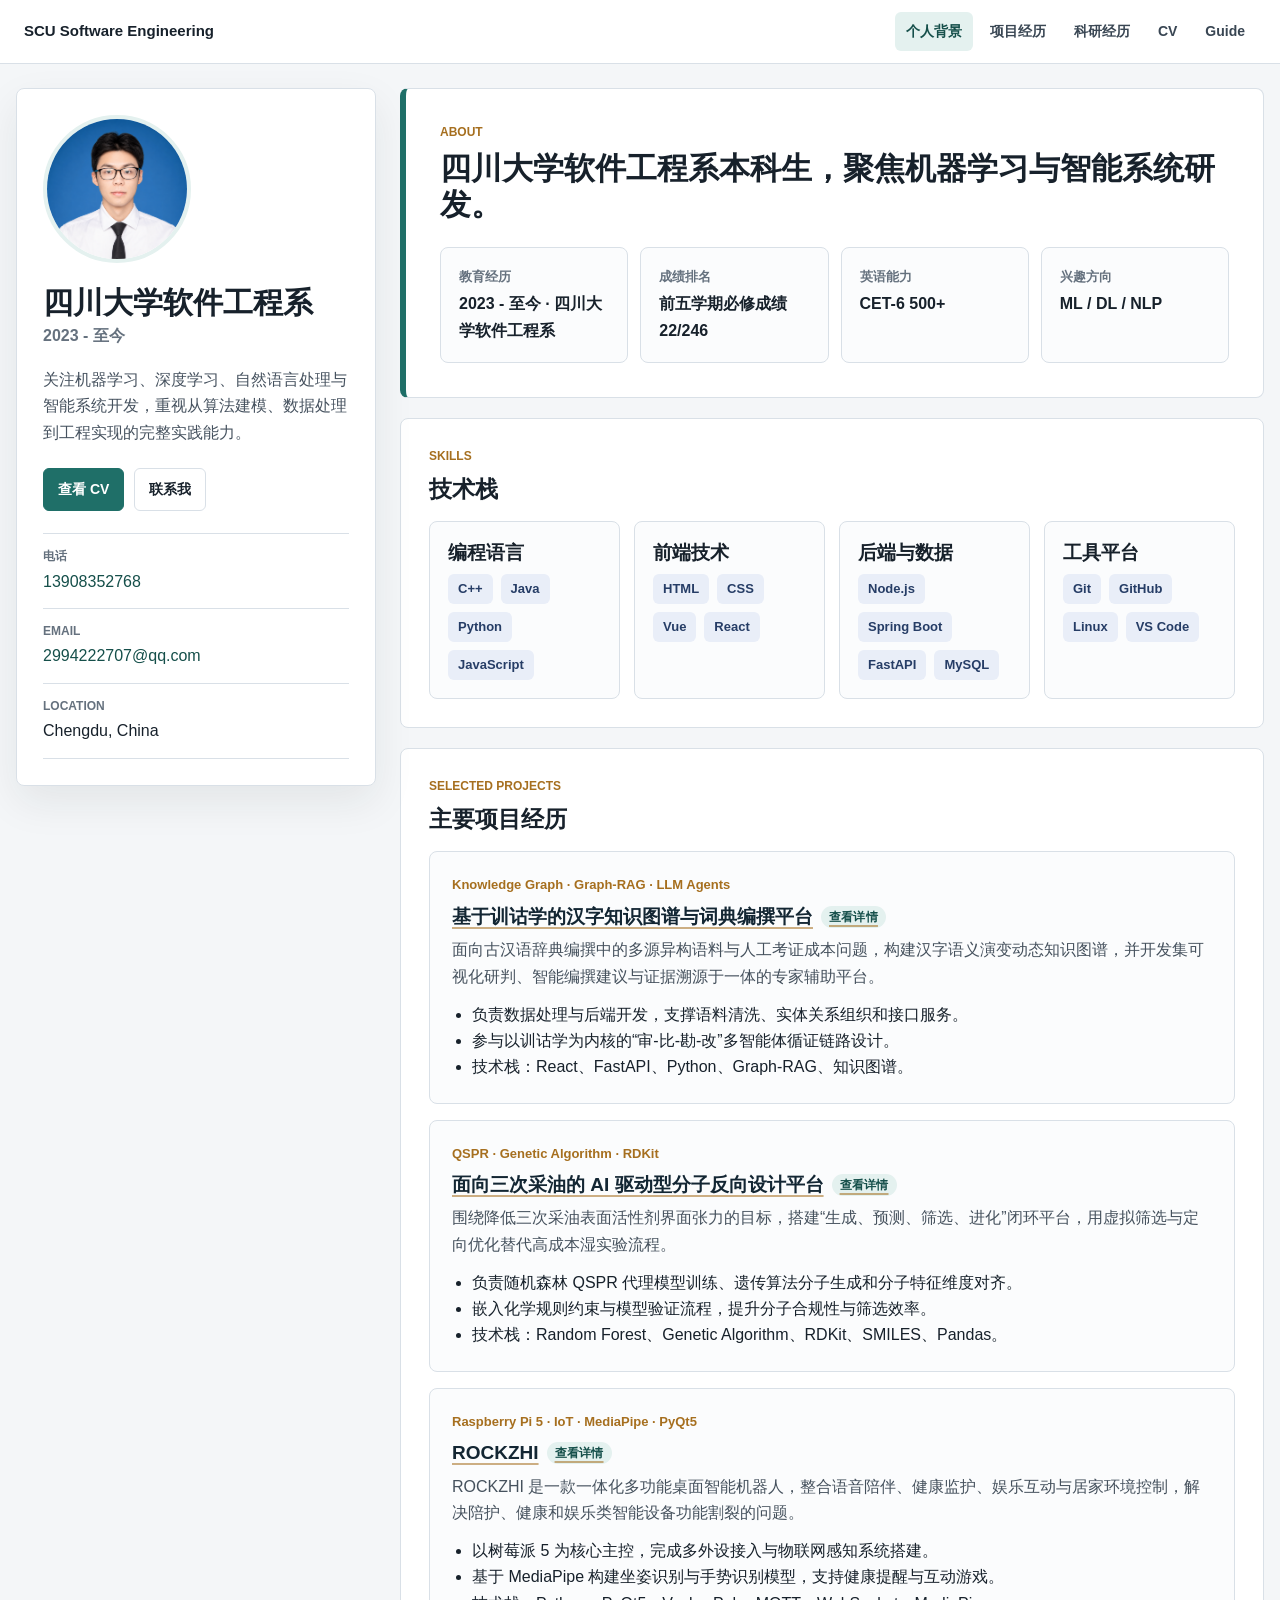
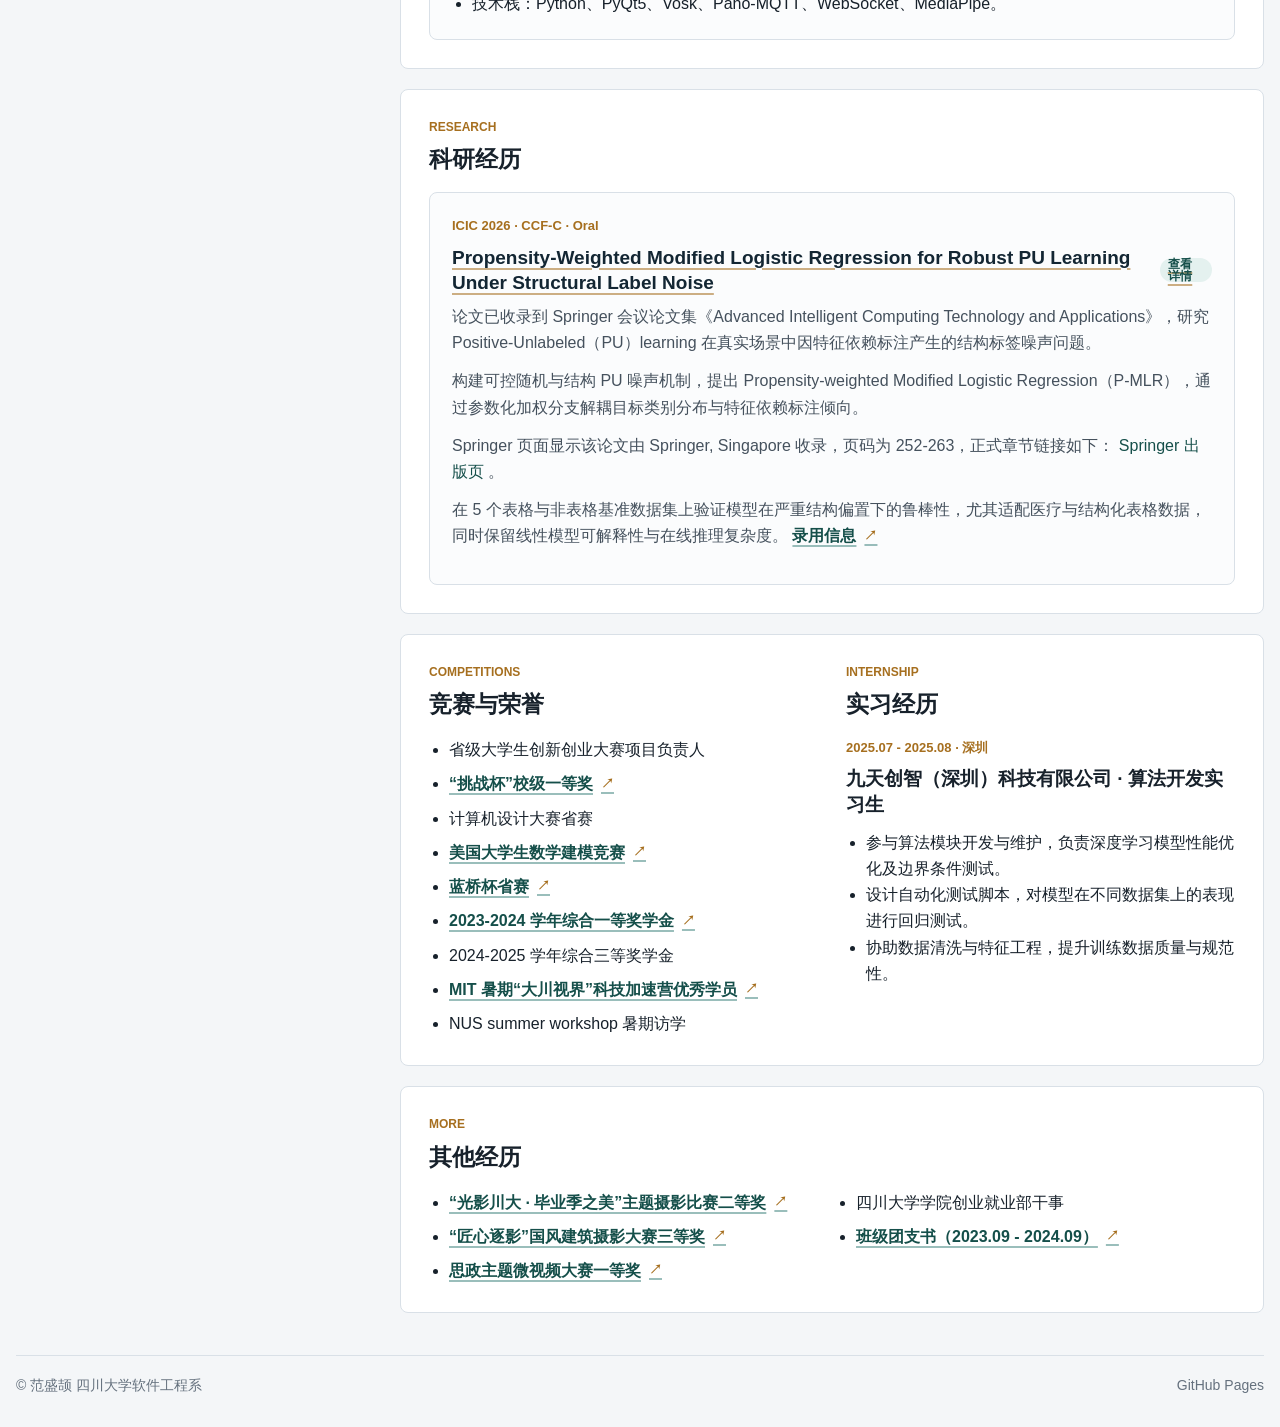
<file: index.html>
<!doctype html>
<html lang="zh-CN">
  <head>
    <meta charset="utf-8">
    <meta name="viewport" content="width=device-width, initial-scale=1">
    <title>四川大学软件工程本科生 | 个人主页</title>
    <meta
      name="description"
      content="四川大学软件工程本科生个人主页，展示项目经历、科研经历、技术栈、竞赛荣誉与简历。"
    >
    <link rel="stylesheet" href="assets/styles.css">
  </head>
  <body>
    <header class="site-header">
      <a class="brand" href="#background">SCU Software Engineering</a>
      <button class="nav-toggle" type="button" aria-label="打开导航" aria-expanded="false">
        <span></span>
        <span></span>
        <span></span>
      </button>
      <nav class="site-nav" aria-label="主导航">
        <a href="#background" data-section-link="background">个人背景</a>
        <a href="#projects" data-section-link="projects">项目经历</a>
        <a href="#research" data-section-link="research">科研经历</a>
        <a href="cv.html">CV</a>
        <a href="guide.html">Guide</a>
      </nav>
    </header>

    <main id="home" class="page-shell">
      <aside class="profile-panel" aria-label="个人信息">
        <img class="avatar" src="assets/avatar.jpeg" alt="个人照片">
        <h1>四川大学软件工程系</h1>
        <p class="school">2023 - 至今</p>
        <p class="bio">
          关注机器学习、深度学习、自然语言处理与智能系统开发，重视从算法建模、数据处理到工程实现的完整实践能力。
        </p>
        <div class="profile-actions">
          <a class="button primary" href="cv.html">查看 CV</a>
          <a class="button" href="mailto:2994222707@qq.com">联系我</a>
        </div>
        <dl class="contact-list">
          <div>
            <dt>电话</dt>
            <dd><a href="tel:13908352768">13908352768</a></dd>
          </div>
          <div>
            <dt>Email</dt>
            <dd><a href="mailto:2994222707@qq.com">2994222707@qq.com</a></dd>
          </div>
          <div>
            <dt>Location</dt>
            <dd>Chengdu, China</dd>
          </div>
        </dl>
      </aside>

      <section class="content-flow">
        <section id="background" class="section hero-section">
          <p class="eyebrow">About</p>
          <h2>四川大学软件工程系本科生，聚焦机器学习与智能系统研发。</h2>
          <div class="quick-facts" aria-label="关键背景">
            <div>
              <strong>教育经历</strong>
              <span>2023 - 至今 · 四川大学软件工程系</span>
            </div>
            <div>
              <strong>成绩排名</strong>
              <span>前五学期必修成绩 22/246</span>
            </div>
            <div>
              <strong>英语能力</strong>
              <span>CET-6 500+</span>
            </div>
            <div>
              <strong>兴趣方向</strong>
              <span>ML / DL / NLP</span>
            </div>
          </div>
        </section>

        <section class="section">
          <div class="section-heading">
            <p class="eyebrow">Skills</p>
            <h2>技术栈</h2>
          </div>
          <div class="skill-groups">
            <article>
              <h3>编程语言</h3>
              <div class="tags">
                <span>C++</span>
                <span>Java</span>
                <span>Python</span>
                <span>JavaScript</span>
              </div>
            </article>
            <article>
              <h3>前端技术</h3>
              <div class="tags">
                <span>HTML</span>
                <span>CSS</span>
                <span>Vue</span>
                <span>React</span>
              </div>
            </article>
            <article>
              <h3>后端与数据</h3>
              <div class="tags">
                <span>Node.js</span>
                <span>Spring Boot</span>
                <span>FastAPI</span>
                <span>MySQL</span>
              </div>
            </article>
            <article>
              <h3>工具平台</h3>
              <div class="tags">
                <span>Git</span>
                <span>GitHub</span>
                <span>Linux</span>
                <span>VS Code</span>
              </div>
            </article>
          </div>
        </section>

        <section id="projects" class="section">
          <div class="section-heading">
            <p class="eyebrow">Selected Projects</p>
            <h2>主要项目经历</h2>
          </div>
          <div class="project-list">
            <article class="project-card">
              <div class="item-meta">Knowledge Graph · Graph-RAG · LLM Agents</div>
              <h3>
                <button type="button" class="inline-trigger title-trigger" data-detail-target="lexicography-detail">
                  基于训诂学的汉字知识图谱与词典编撰平台
                </button>
              </h3>
              <p>
                面向古汉语辞典编撰中的多源异构语料与人工考证成本问题，构建汉字语义演变动态知识图谱，并开发集可视化研判、智能编撰建议与证据溯源于一体的专家辅助平台。
              </p>
              <ul>
                <li>负责数据处理与后端开发，支撑语料清洗、实体关系组织和接口服务。</li>
                <li>参与以训诂学为内核的“审-比-勘-改”多智能体循证链路设计。</li>
                <li>技术栈：React、FastAPI、Python、Graph-RAG、知识图谱。</li>
              </ul>
            </article>

            <article class="project-card">
              <div class="item-meta">QSPR · Genetic Algorithm · RDKit</div>
              <h3>
                <button type="button" class="inline-trigger title-trigger" data-detail-target="eor-detail">
                  面向三次采油的 AI 驱动型分子反向设计平台
                </button>
              </h3>
              <p>
                围绕降低三次采油表面活性剂界面张力的目标，搭建“生成、预测、筛选、进化”闭环平台，用虚拟筛选与定向优化替代高成本湿实验流程。
              </p>
              <ul>
                <li>负责随机森林 QSPR 代理模型训练、遗传算法分子生成和分子特征维度对齐。</li>
                <li>嵌入化学规则约束与模型验证流程，提升分子合规性与筛选效率。</li>
                <li>技术栈：Random Forest、Genetic Algorithm、RDKit、SMILES、Pandas。</li>
              </ul>
            </article>

            <article class="project-card">
              <div class="item-meta">Raspberry Pi 5 · IoT · MediaPipe · PyQt5</div>
              <h3>
                <button type="button" class="inline-trigger title-trigger" data-detail-target="rockzhi-detail">
                  ROCKZHI
                </button>
              </h3>
              <p>
                ROCKZHI 是一款一体化多功能桌面智能机器人，整合语音陪伴、健康监护、娱乐互动与居家环境控制，解决陪护、健康和娱乐类智能设备功能割裂的问题。
              </p>
              <ul>
                <li>以树莓派 5 为核心主控，完成多外设接入与物联网感知系统搭建。</li>
                <li>基于 MediaPipe 构建坐姿识别与手势识别模型，支持健康提醒与互动游戏。</li>
                <li>技术栈：Python、PyQt5、Vosk、Paho-MQTT、WebSocket、MediaPipe。</li>
              </ul>
            </article>
          </div>
        </section>

        <section id="research" class="section">
          <div class="section-heading">
            <p class="eyebrow">Research</p>
            <h2>科研经历</h2>
          </div>
          <article class="timeline-item">
            <div class="item-date">ICIC 2026 · CCF-C · Oral</div>
            <h3>
              <button type="button" class="inline-trigger title-trigger" data-detail-target="pu-learning-detail">
                Propensity-Weighted Modified Logistic Regression for Robust PU Learning Under Structural Label Noise
              </button>
            </h3>
            <p>
              论文已收录到 Springer 会议论文集《Advanced Intelligent Computing Technology and Applications》，研究 Positive-Unlabeled（PU）learning 在真实场景中因特征依赖标注产生的结构标签噪声问题。
            </p>
            <p>
              构建可控随机与结构 PU 噪声机制，提出 Propensity-weighted Modified Logistic Regression（P-MLR），通过参数化加权分支解耦目标类别分布与特征依赖标注倾向。
            </p>
            <p>
              Springer 页面显示该论文由 Springer, Singapore 收录，页码为 252-263，正式章节链接如下：
              <a
                href="https://link.springer.com/chapter/10.1007/978-981-92-3450-9_21"
                target="_blank"
                rel="noreferrer"
              >
                Springer 出版页
              </a>
              。
            </p>
            <p>
              在 5 个表格与非表格基准数据集上验证模型在严重结构偏置下的鲁棒性，尤其适配医疗与结构化表格数据，同时保留线性模型可解释性与在线推理复杂度。
              <button
                type="button"
                class="inline-trigger"
                data-preview-src="Propensity-Weighted Modified Logistic Regression for Robust PU Learning under Structural Label Noise/Decision Notification.pdf"
                data-preview-type="pdf"
                data-preview-title="ICIC 2026 录用通知"
                data-preview-caption="录用通知确认该论文为 ICIC 2026 Oral，会议整体录用率低于 40%。"
              >
                录用信息
              </button>
            </p>
          </article>
        </section>

        <section class="section two-column">
          <div>
            <div class="section-heading">
              <p class="eyebrow">Competitions</p>
              <h2>竞赛与荣誉</h2>
            </div>
            <ul class="compact-list">
              <li>省级大学生创新创业大赛项目负责人</li>
              <li>
                <button
                  type="button"
                  class="inline-trigger"
                  data-preview-src="证书/小挑证书.pdf"
                  data-preview-type="pdf"
                  data-preview-title="“挑战杯”校级一等奖"
                  data-preview-caption="对应证书材料已收录，可在弹框中预览。"
                >
                  “挑战杯”校级一等奖
                </button>
              </li>
              <li>计算机设计大赛省赛</li>
              <li>
                <button
                  type="button"
                  class="inline-trigger"
                  data-preview-src="证书/数模美赛.pdf"
                  data-preview-type="pdf"
                  data-preview-title="美国大学生数学建模竞赛"
                  data-preview-caption="数模美赛材料已收录，可在弹框中预览。"
                >
                  美国大学生数学建模竞赛
                </button>
              </li>
              <li>
                <button
                  type="button"
                  class="inline-trigger"
                  data-preview-src="证书/省赛_软件赛_PythonA组_三等奖_范盛颉_1732001917_2731697.jpg"
                  data-preview-type="image"
                  data-preview-title="蓝桥杯省赛"
                  data-preview-caption="第十七届蓝桥杯全国大学生软件和信息技术大赛 Python 程序设计大学 A 组四川赛区三等奖。"
                >
                  蓝桥杯省赛
                </button>
              </li>
              <li>
                <button
                  type="button"
                  class="inline-trigger"
                  data-preview-src="证书/综一奖学金.jpg"
                  data-preview-type="image"
                  data-preview-title="2023-2024 学年综合一等奖学金"
                  data-preview-caption="四川大学本科生 2023-2024 学年综合一等奖学金证书。"
                >
                  2023-2024 学年综合一等奖学金
                </button>
              </li>
              <li>2024-2025 学年综合三等奖学金</li>
              <li>
                <button
                  type="button"
                  class="inline-trigger"
                  data-preview-src="证书/Mit优秀学员.jpg"
                  data-preview-type="image"
                  data-preview-title="MIT 暑期“大川视界”科技加速营优秀学员"
                  data-preview-caption="2023-2024 学年暑期“大川视界”海外访学优秀学员证书。"
                >
                  MIT 暑期“大川视界”科技加速营优秀学员
                </button>
              </li>
              <li>NUS summer workshop 暑期访学</li>
            </ul>
          </div>

          <div>
            <div class="section-heading">
              <p class="eyebrow">Internship</p>
              <h2>实习经历</h2>
            </div>
            <article class="timeline-item compact">
              <div class="item-date">2025.07 - 2025.08 · 深圳</div>
              <h3>九天创智（深圳）科技有限公司 · 算法开发实习生</h3>
              <ul>
                <li>参与算法模块开发与维护，负责深度学习模型性能优化及边界条件测试。</li>
                <li>设计自动化测试脚本，对模型在不同数据集上的表现进行回归测试。</li>
                <li>协助数据清洗与特征工程，提升训练数据质量与规范性。</li>
              </ul>
            </article>
          </div>
        </section>

        <section class="section">
          <div class="section-heading">
            <p class="eyebrow">More</p>
            <h2>其他经历</h2>
          </div>
          <ul class="compact-list columns">
            <li>
              <button
                type="button"
                class="inline-trigger"
                data-preview-src="证书/光影川大_二等奖.jpg"
                data-preview-type="image"
                data-preview-title="“光影川大 · 毕业季之美”主题摄影比赛二等奖"
                data-preview-caption="摄影比赛获奖证书。"
              >
                “光影川大 · 毕业季之美”主题摄影比赛二等奖
              </button>
            </li>
            <li>
              <button
                type="button"
                class="inline-trigger"
                data-preview-src="证书/匠心逐影_三等奖.jpg"
                data-preview-type="image"
                data-preview-title="“匠心逐影”国风建筑摄影大赛三等奖"
                data-preview-caption="国风建筑摄影大赛获奖证书。"
              >
                “匠心逐影”国风建筑摄影大赛三等奖
              </button>
            </li>
            <li>
              <button
                type="button"
                class="inline-trigger"
                data-preview-src="证书/微视频奖状.JPG"
                data-preview-type="image"
                data-preview-title="思政主题微视频大赛一等奖"
                data-preview-caption="思政主题微视频大赛获奖材料。"
              >
                思政主题微视频大赛一等奖
              </button>
            </li>
            <li>四川大学学院创业就业部干事</li>
            <li>
              <button
                type="button"
                class="inline-trigger"
                data-preview-src="证书/团支书任职证明.jpg"
                data-preview-type="image"
                data-preview-title="班级团支书（2023.09 - 2024.09）"
                data-preview-caption="班级团支书任职证明。"
              >
                班级团支书（2023.09 - 2024.09）
              </button>
            </li>
          </ul>
        </section>
      </section>
    </main>

    <div class="modal-shell" data-modal hidden>
      <div class="modal-backdrop" data-modal-close></div>
      <div class="modal-dialog" role="dialog" aria-modal="true" aria-labelledby="modal-heading">
        <button class="modal-close" type="button" aria-label="关闭弹框" data-modal-close>×</button>
        <div class="modal-content" id="modal-heading"></div>
      </div>
    </div>

    <template id="lexicography-detail">
      <article class="modal-article">
        <p class="item-meta">Knowledge Graph · Graph-RAG · LLM Agents</p>
        <h2>基于训诂学的汉字知识图谱与词典编撰平台</h2>
        <p>
          项目面向古汉语辞典编撰中“语料多源异构、证据链组织困难、人工考证成本高”等核心问题，尝试把知识图谱、Graph-RAG
          与多智能体循证推理结合到辞典编撰辅助平台中。
        </p>
        <ul>
          <li>完成多源权威辞典语料的数据清洗、结构化抽取与知识组织。</li>
          <li>设计以训诂学为核心的“审-比-勘-改”多智能体链路。</li>
          <li>已在小批量数据集上跑通“数据解析 - 推理 - 图谱重构 - 专家反馈”闭环。</li>
        </ul>
        <p>
          <strong>主要进展：</strong>项目已完成《汉语大字典》《辞源》等权威辞典的结构化抽取，并构建了基于 Graph-RAG
          的宏观语义对齐与微观证据检索机制。系统层面，已完成前后端原型搭建，并在小批量字头上验证了从语料解析到专家反馈的完整流程。
        </p>
        <p>
          <strong>阶段成果：</strong>目前已形成 2 项软件著作权阶段性产出，并推进 1 项与辞书编撰辅助相关的发明专利准备工作。
        </p>
        <p>
          <strong>下一步重点：</strong>继续补充长尾生僻字语料，引入古籍 OCR 与跨库实体对齐机制，优化 Neo4j 查询与缓存策略，提升复杂争议场景下的推理效率与专家交互体验。
        </p>
        <figure class="modal-figure">
          <img
            src="基于训诂学的汉字知识图谱与词典编撰平台/Graph-RAG汉字辞典智能编撰流程图_01.png"
            alt="训诂学项目流程图"
          >
          <figcaption>点击标题后可直接查看项目流程图，首页主体版式保持不变。</figcaption>
        </figure>
        <div class="modal-actions">
          <a class="button primary" href="基于训诂学的汉字知识图谱与词典编撰平台/Graph-RAG汉字辞典智能编撰流程图_01.png" target="_blank" rel="noreferrer">打开原图</a>
        </div>
      </article>
    </template>

    <template id="eor-detail">
      <article class="modal-article">
        <p class="item-meta">QSPR · Genetic Algorithm · RDKit</p>
        <h2>面向三次采油的 AI 驱动型分子反向设计平台</h2>
        <p>
          该平台围绕降低三次采油表面活性剂界面张力的目标，构建“生成、预测、筛选、进化”闭环分子设计流程，用虚拟筛选替代高成本湿实验。
        </p>
        <ul>
          <li>随机森林承担 QSPR 代理建模，适配中小样本、高维化学特征场景。</li>
          <li>遗传算法在 RDKit 规则约束下生成可合规的新分子。</li>
          <li>通过特征对齐、合成可行性评估和多维打分实现闭环优化。</li>
        </ul>
        <p>
          <strong>技术路线：</strong>平台采用“生成引擎 + 评估模型”的双擎结构。随机森林负责根据 RDKit 提取的高维化学特征预测界面张力，
          遗传算法则从已有优质分子出发，在化学规则约束下进行交叉、变异和定向进化，形成“生成 - 预测 - 筛选 - 进化”的闭环。
        </p>
        <p>
          <strong>方法亮点：</strong>一方面利用随机森林提升中小样本场景下的稳健性，另一方面通过 RDKit 校验和特征维度对齐避免无效分子与特征漂移问题。
        </p>
        <p>
          <strong>量化结果：</strong>当前技术路线将单次 50 代、20 种群规模的反向设计流程控制在 30 秒内；规则约束下新分子结构有效率可达 100%，
          代理模型预测误差控制在 10% 以内，最终推荐分子的预计界面张力平均降幅超过 30%。
        </p>
        <div class="modal-grid">
          <figure class="modal-figure">
            <img src="面向三次采油的 AI 驱动型分子反向设计平台/总体架构.png" alt="三采平台总体架构图">
            <figcaption>总体架构图</figcaption>
          </figure>
          <figure class="modal-figure">
            <img src="面向三次采油的 AI 驱动型分子反向设计平台/反向设计算法图.png" alt="三采平台算法图">
            <figcaption>反向设计算法图</figcaption>
          </figure>
        </div>
        <div class="modal-actions">
          <a class="button primary" href="面向三次采油的 AI 驱动型分子反向设计平台/总体架构.png" target="_blank" rel="noreferrer">打开架构图</a>
          <a class="button" href="面向三次采油的 AI 驱动型分子反向设计平台/反向设计算法图.png" target="_blank" rel="noreferrer">打开算法图</a>
        </div>
      </article>
    </template>

    <template id="rockzhi-detail">
      <article class="modal-article">
        <p class="item-meta">Raspberry Pi 5 · IoT · MediaPipe · PyQt5</p>
        <h2>ROCKZHI</h2>
        <p>
          ROCKZHI 是一款一体化多功能桌面智能机器人，面向情感陪伴、健康管理、休闲互动和简易智能家居控制等场景，
          试图将原本分散在多台设备上的能力整合到单台桌面设备中。
        </p>
        <p>
          <strong>硬件基础：</strong>以树莓派 5 为核心主控，接入摄像头、麦克风、扬声器、显示屏、温湿度/光敏传感器、
          RGB 指示灯、按键、风扇等外设，并结合 ADC、三极管和面包板等电路组件，通过 MQTT 与 WebSocket 搭建完整物联网感知链路。
        </p>
        <p>
          <strong>核心 AI 技术：</strong>基于 MediaPipe 构建两套视觉识别模型。坐姿识别整体准确率达到 94.68%，
          可实时检测前倾等不良坐姿并弹窗预警；手势识别准确率最高达到 99.65%，支持石头剪刀布互动游戏。
        </p>
        <p>
          <strong>四大使用场景：</strong>包括日常语音陪伴、手势互动娱乐、主动健康监护以及居家环境智能控制，
          打通语音、视觉与环境感知能力，实现对话交互、坐姿告警、手势游戏、风扇调控和环境监测的一体化体验。
        </p>
        <p>
          <strong>软件架构：</strong>项目采用 Python 搭建模块化分布式系统，将语音处理、视觉识别、界面显示、设备控制、
          传感采集和灯光指示拆分为六大模块，并使用 PyQt5、Vosk、Paho-MQTT 等工具库实现异步交互、语音解析与物联网通信。
        </p>
        <div class="modal-grid">
          <figure class="modal-figure">
            <img src="rockzhi/rockzhi正面.jpg" alt="ROCKZHI 正面照片">
            <figcaption>ROCKZHI 正面实物展示。</figcaption>
          </figure>
          <figure class="modal-figure">
            <img src="rockzhi/rockzhi背面.jpg" alt="ROCKZHI 背面照片">
            <figcaption>ROCKZHI 背面结构与外设接线展示。</figcaption>
          </figure>
        </div>
        <figure class="modal-figure">
          <iframe
            class="preview-frame"
            src="rockzhi/rock-zhi.pdf"
            title="ROCKZHI 海报"
          ></iframe>
          <figcaption>项目海报可直接在弹框中预览，无需下载后查看。</figcaption>
        </figure>
        <div class="modal-actions">
          <a class="button primary" href="rockzhi/rockzhi正面.jpg" target="_blank" rel="noreferrer">查看正面原图</a>
          <a class="button" href="rockzhi/rockzhi背面.jpg" target="_blank" rel="noreferrer">查看背面原图</a>
          <a class="button" href="rockzhi/rock-zhi.pdf" target="_blank" rel="noreferrer">单独打开海报</a>
        </div>
      </article>
    </template>

    <template id="pu-learning-detail">
      <article class="modal-article">
        <p class="item-meta">ICIC 2026 · Springer · Conference Paper</p>
        <h2>Propensity-Weighted Modified Logistic Regression for Robust PU Learning Under Structural Label Noise</h2>
        <p>
          这项工作聚焦真实场景中由特征依赖标注带来的结构标签噪声问题，提出
          Propensity-weighted Modified Logistic Regression（P-MLR），在保留线性模型可解释性的同时提升了 PU learning 的鲁棒性。
        </p>
        <ul>
          <li>构建可控随机与结构 PU 噪声机制。</li>
          <li>通过参数化加权分支解耦目标类别分布与特征依赖标注倾向。</li>
          <li>在 5 类表格与非表格基准数据上验证模型的泛化能力。</li>
        </ul>
        <p>
          <strong>出版信息：</strong>Springer 官方章节页已上线，页面元数据显示该论文收录于
          <em>Advanced Intelligent Computing Technology and Applications</em>，DOI 为
          <code>10.1007/978-981-92-3450-9_21</code>，页码为 252-263，出版社标注为 Springer, Singapore。
        </p>
        <div class="modal-actions">
          <a class="button primary" href="https://link.springer.com/chapter/10.1007/978-981-92-3450-9_21" target="_blank" rel="noreferrer">Springer 出版页</a>
          <a class="button primary" href="Propensity-Weighted Modified Logistic Regression for Robust PU Learning under Structural Label Noise/Decision Notification.pdf" target="_blank" rel="noreferrer">查看录用通知</a>
          <a class="button" href="Propensity-Weighted Modified Logistic Regression for Robust PU Learning under Structural Label Noise/论文第一页.pdf" target="_blank" rel="noreferrer">查看论文首页</a>
        </div>
      </article>
    </template>

    <footer class="site-footer">
      <span>© 范盛颉 四川大学软件工程系</span>
      <span>GitHub Pages</span>
    </footer>

    <script src="assets/script.js"></script>
  </body>
</html>
</file>
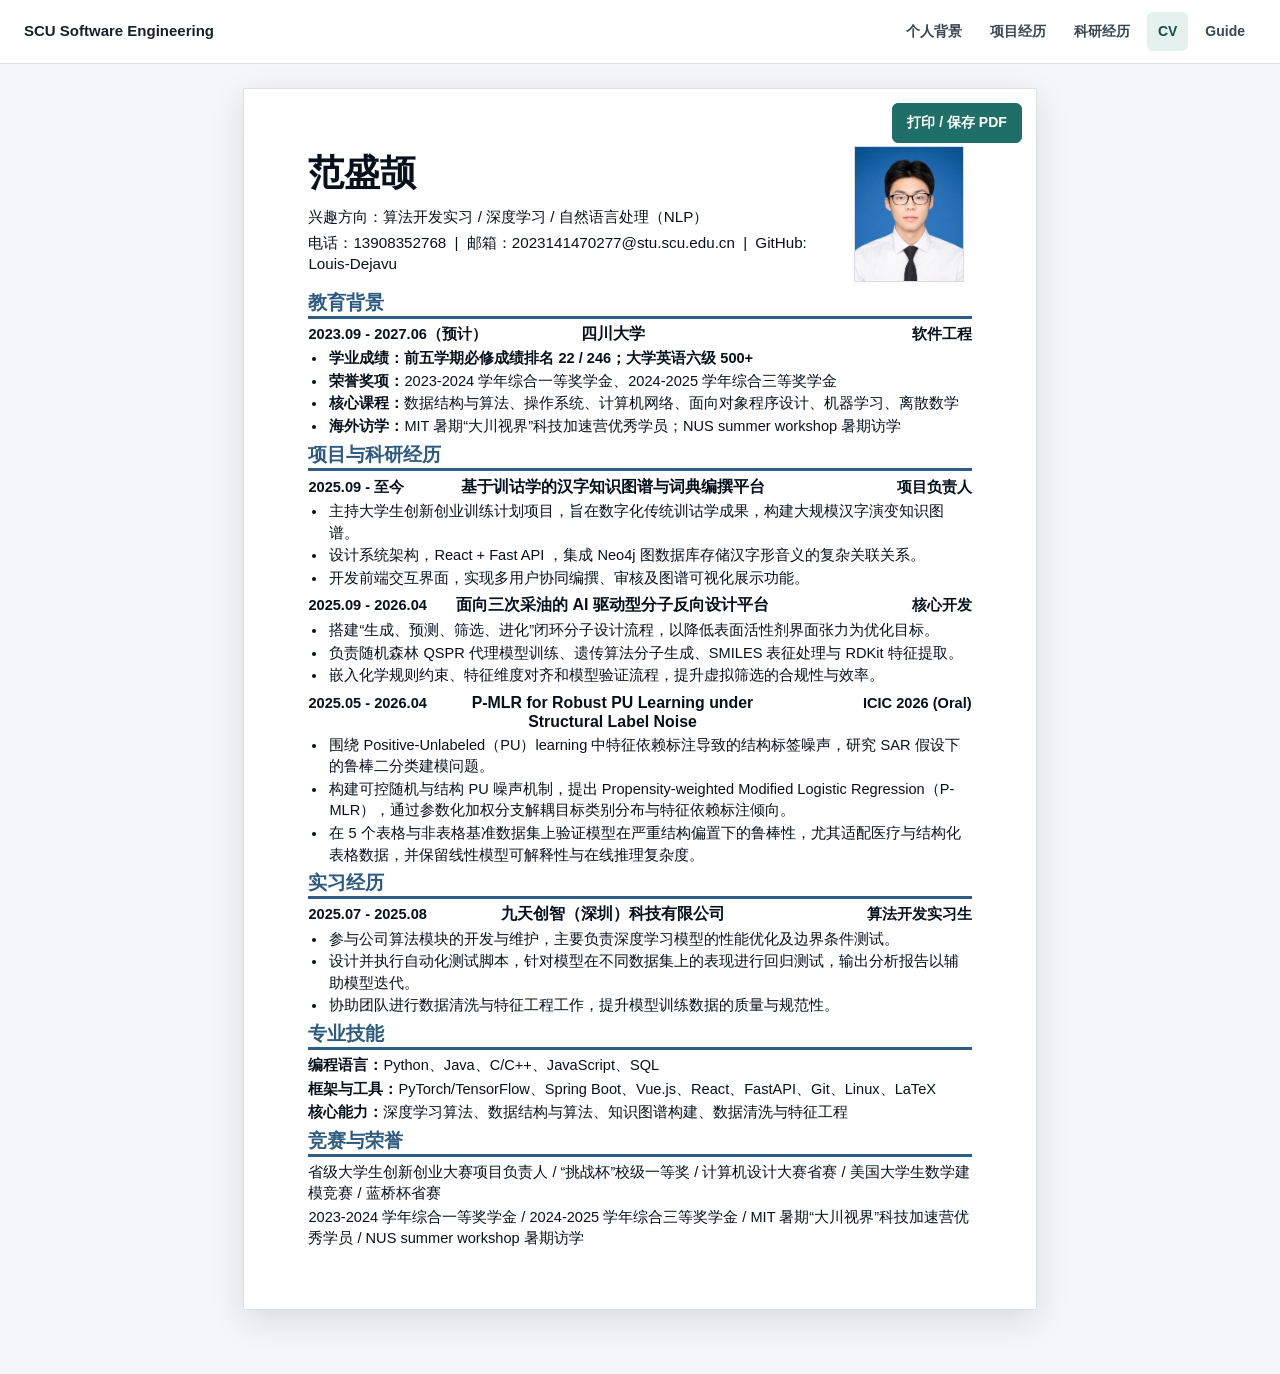
<file: cv.html>
<!doctype html>
<html lang="zh-CN">
  <head>
    <meta charset="utf-8">
    <meta name="viewport" content="width=device-width, initial-scale=1">
    <title>cv|范盛颉</title>
    <meta name="description" content="范盛颉 CV 页面，可打印保存为 PDF。">
    <link rel="stylesheet" href="assets/styles.css">
  </head>
  <body class="cv-page">
    <header class="site-header">
      <a class="brand" href="index.html#background">SCU Software Engineering</a>
      <button class="nav-toggle" type="button" aria-label="打开导航" aria-expanded="false">
        <span></span>
        <span></span>
        <span></span>
      </button>
      <nav class="site-nav" aria-label="主导航">
        <a href="index.html#background">个人背景</a>
        <a href="index.html#projects">项目经历</a>
        <a href="index.html#research">科研经历</a>
        <a href="cv.html" aria-current="page">CV</a>
        <a href="guide.html">Guide</a>
      </nav>
    </header>

    <main class="cv-document resume-classic">
      <button class="button primary print-button" type="button" onclick="printCv()">打印 / 保存 PDF</button>

      <header class="resume-header">
        <div class="resume-header-copy">
          <h1>范盛颉</h1>
          <p>兴趣方向：算法开发实习 / 深度学习 / 自然语言处理（NLP）</p>
          <p>
            电话：<a href="tel:13908352768">13908352768</a>
            <span>|</span>
            邮箱：<a href="mailto:2023141470277@stu.scu.edu.cn">2023141470277@stu.scu.edu.cn</a>
            <span>|</span>
            GitHub: Louis-Dejavu
 
          </p>
        </div>
        <img class="resume-photo" src="assets/avatar.jpeg" alt="范盛颉照片">
      </header>

      <section class="resume-section">
        <h2>教育背景</h2>
        <div class="resume-entry">
          <p class="resume-date">2023.09 - 2027.06（预计）</p>
          <h3>四川大学</h3>
          <p class="resume-role">软件工程</p>
        </div>
        <ul>
          <li><strong>学业成绩：前五学期必修成绩排名 22 / 246；大学英语六级 500+</strong></li>
          <li><strong>荣誉奖项：</strong>2023-2024 学年综合一等奖学金、2024-2025 学年综合三等奖学金</li>
          <li><strong>核心课程：</strong>数据结构与算法、操作系统、计算机网络、面向对象程序设计、机器学习、离散数学</li>
          <li><strong>海外访学：</strong>MIT 暑期“大川视界”科技加速营优秀学员；NUS summer workshop 暑期访学</li>
        </ul>
      </section>

      <section class="resume-section">
        <h2>项目与科研经历</h2>
        <div class="resume-entry compact">
          <p class="resume-date">2025.09 - 至今</p>
          <h3>基于训诂学的汉字知识图谱与词典编撰平台</h3>
          <p class="resume-role">项目负责人</p>
        </div>
        <ul>
          <li>主持大学生创新创业训练计划项目，旨在数字化传统训诂学成果，构建大规模汉字演变知识图谱。</li>
          <li>设计系统架构，React + Fast API ，集成 Neo4j 图数据库存储汉字形音义的复杂关联关系。</li>
          <li>开发前端交互界面，实现多用户协同编撰、审核及图谱可视化展示功能。</li>
        </ul>

        <div class="resume-entry compact">
          <p class="resume-date">2025.09 - 2026.04</p>
          <h3>面向三次采油的 AI 驱动型分子反向设计平台</h3>
          <p class="resume-role">核心开发</p>
        </div>
        <ul>
          <li>搭建“生成、预测、筛选、进化”闭环分子设计流程，以降低表面活性剂界面张力为优化目标。</li>
          <li>负责随机森林 QSPR 代理模型训练、遗传算法分子生成、SMILES 表征处理与 RDKit 特征提取。</li>
          <li>嵌入化学规则约束、特征维度对齐和模型验证流程，提升虚拟筛选的合规性与效率。</li>
        </ul>

        <div class="resume-entry compact">
          <p class="resume-date">2025.05 - 2026.04</p>
          <h3>P-MLR for Robust PU Learning under Structural Label Noise</h3>
          <p class="resume-role">ICIC 2026 (Oral)</p>

        </div>
        <ul>
          <li>围绕 Positive-Unlabeled（PU）learning 中特征依赖标注导致的结构标签噪声，研究 SAR 假设下的鲁棒二分类建模问题。</li>
          <li>构建可控随机与结构 PU 噪声机制，提出 Propensity-weighted Modified Logistic Regression（P-MLR），通过参数化加权分支解耦目标类别分布与特征依赖标注倾向。</li>
          <li>在 5 个表格与非表格基准数据集上验证模型在严重结构偏置下的鲁棒性，尤其适配医疗与结构化表格数据，并保留线性模型可解释性与在线推理复杂度。</li>
        </ul>
      </section>

      <section class="resume-section">
        <h2>实习经历</h2>
        <div class="resume-entry">
          <p class="resume-date">2025.07 - 2025.08</p>
          <h3>九天创智（深圳）科技有限公司</h3>
          <p class="resume-role">算法开发实习生</p>
        </div>
        <ul>
          <li>参与公司算法模块的开发与维护，主要负责深度学习模型的性能优化及边界条件测试。</li>
          <li>设计并执行自动化测试脚本，针对模型在不同数据集上的表现进行回归测试，输出分析报告以辅助模型迭代。</li>
          <li>协助团队进行数据清洗与特征工程工作，提升模型训练数据的质量与规范性。</li>
        </ul>
      </section>

      <section class="resume-section">
        <h2>专业技能</h2>
        <p><strong>编程语言：</strong>Python、Java、C/C++、JavaScript、SQL</p>
        <p><strong>框架与工具：</strong>PyTorch/TensorFlow、Spring Boot、Vue.js、React、FastAPI、Git、Linux、LaTeX</p>
        <p><strong>核心能力：</strong>深度学习算法、数据结构与算法、知识图谱构建、数据清洗与特征工程</p>
      </section>

      <section class="resume-section">
        <h2>竞赛与荣誉</h2>
        <p>省级大学生创新创业大赛项目负责人 / “挑战杯”校级一等奖 / 计算机设计大赛省赛 / 美国大学生数学建模竞赛 / 蓝桥杯省赛</p>
        <p>2023-2024 学年综合一等奖学金 / 2024-2025 学年综合三等奖学金 / MIT 暑期“大川视界”科技加速营优秀学员 / NUS summer workshop 暑期访学</p>
      </section>
    </main>

    <script src="assets/script.js"></script>
  </body>
</html>
</file>
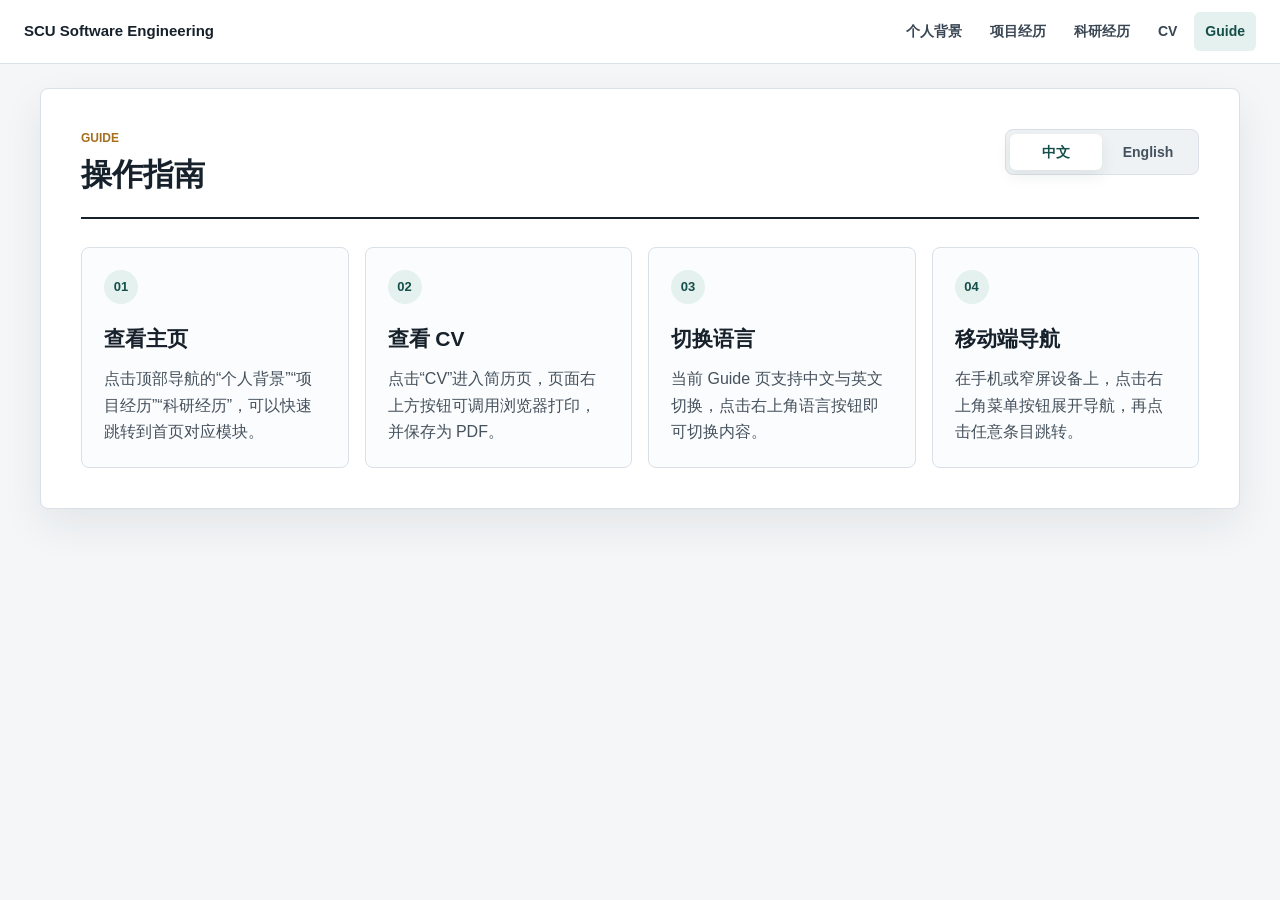
<file: guide.html>
<!doctype html>
<html lang="zh-CN">
  <head>
    <meta charset="utf-8">
    <meta name="viewport" content="width=device-width, initial-scale=1">
    <title>Guide | GitHub 个人主页</title>
    <meta name="description" content="GitHub Pages 个人主页操作指南，支持中英文切换。">
    <link rel="stylesheet" href="assets/styles.css">
  </head>
  <body>
    <header class="site-header">
      <a class="brand" href="index.html#background">SCU Software Engineering</a>
      <button class="nav-toggle" type="button" aria-label="打开导航" aria-expanded="false">
        <span></span>
        <span></span>
        <span></span>
      </button>
      <nav class="site-nav" aria-label="主导航">
        <a href="index.html#background">个人背景</a>
        <a href="index.html#projects">项目经历</a>
        <a href="index.html#research">科研经历</a>
        <a href="cv.html">CV</a>
        <a href="guide.html" aria-current="page">Guide</a>
      </nav>
    </header>

    <main class="document-shell guide-shell">
      <div class="guide-top">
        <div>
          <p class="eyebrow">Guide</p>
          <h1>操作指南</h1>
        </div>
        <div class="language-switch" role="group" aria-label="语言切换">
          <button class="lang-toggle active" type="button" data-lang-toggle="zh">中文</button>
          <button class="lang-toggle" type="button" data-lang-toggle="en">English</button>
        </div>
      </div>

      <section class="lang-panel active" data-lang-panel="zh">
        <div class="guide-grid">
          <article>
            <span>01</span>
            <h2>查看主页</h2>
            <p>点击顶部导航的“个人背景”“项目经历”“科研经历”，可以快速跳转到首页对应模块。</p>
          </article>
          <article>
            <span>02</span>
            <h2>查看 CV</h2>
            <p>点击“CV”进入简历页，页面右上方按钮可调用浏览器打印，并保存为 PDF。</p>
          </article>
          <article>
            <span>03</span>
            <h2>切换语言</h2>
            <p>当前 Guide 页支持中文与英文切换，点击右上角语言按钮即可切换内容。</p>
          </article>
          <article>
            <span>04</span>
            <h2>移动端导航</h2>
            <p>在手机或窄屏设备上，点击右上角菜单按钮展开导航，再点击任意条目跳转。</p>
          </article>
        </div>
      </section>

      <section class="lang-panel" data-lang-panel="en">
        <div class="guide-grid">
          <article>
            <span>01</span>
            <h2>Browse Profile</h2>
            <p>Use the top navigation to jump to Background, Projects, and Research on the homepage.</p>
          </article>
          <article>
            <span>02</span>
            <h2>Open CV</h2>
            <p>Open the CV page from the navigation. Use the print button to save the resume as a PDF.</p>
          </article>
          <article>
            <span>03</span>
            <h2>Switch Language</h2>
            <p>This Guide page supports Chinese and English. Click the language buttons at the top right.</p>
          </article>
          <article>
            <span>04</span>
            <h2>Mobile Menu</h2>
            <p>On narrow screens, tap the menu button in the header, then choose any navigation item.</p>
          </article>
        </div>
      </section>
    </main>

    <script src="assets/script.js"></script>
  </body>
</html>
</file>
<file: assets/styles.css>
:root {
  --bg: #f4f6f8;
  --surface: #ffffff;
  --ink: #17212b;
  --muted: #65717e;
  --line: #d9e0e7;
  --accent: #1f6f68;
  --accent-dark: #154f4a;
  --accent-soft: #e4f1ef;
  --gold: #a66f1f;
  --blue-soft: #e9eef8;
  --shadow: 0 16px 42px rgba(22, 33, 43, 0.08);
  --radius: 8px;
  color-scheme: light;
}

* {
  box-sizing: border-box;
}

html {
  scroll-behavior: smooth;
}

body {
  margin: 0;
  background: var(--bg);
  color: var(--ink);
  font-family:
    -apple-system, BlinkMacSystemFont, "Segoe UI", "PingFang SC",
    "Microsoft YaHei", sans-serif;
  line-height: 1.64;
}

a {
  color: var(--accent-dark);
  text-decoration: none;
}

a:hover {
  text-decoration: underline;
}

.site-header {
  position: sticky;
  top: 0;
  z-index: 20;
  display: flex;
  align-items: center;
  justify-content: space-between;
  min-height: 64px;
  padding: 0 24px;
  background: rgba(255, 255, 255, 0.94);
  border-bottom: 1px solid var(--line);
  backdrop-filter: blur(12px);
}

.brand {
  color: var(--ink);
  font-size: 15px;
  font-weight: 750;
  letter-spacing: 0;
}

.site-nav {
  display: flex;
  align-items: center;
  gap: 6px;
}

.site-nav a {
  padding: 8px 11px;
  border-radius: 6px;
  color: #394653;
  font-size: 14px;
  font-weight: 650;
}

.site-nav a:hover,
.site-nav a[aria-current="page"] {
  background: var(--accent-soft);
  color: var(--accent-dark);
  text-decoration: none;
}

.nav-toggle {
  display: none;
  width: 42px;
  height: 42px;
  border: 1px solid var(--line);
  border-radius: 6px;
  background: var(--surface);
}

.nav-toggle span {
  display: block;
  width: 18px;
  height: 2px;
  margin: 4px auto;
  background: var(--ink);
}

.page-shell {
  display: grid;
  grid-template-columns: minmax(280px, 360px) minmax(0, 1fr);
  gap: 24px;
  width: calc(100% - 32px);
  margin: 24px auto 42px;
  align-items: start;
}

.profile-panel {
  position: sticky;
  top: 88px;
  padding: 26px;
  background: var(--surface);
  border: 1px solid var(--line);
  border-radius: var(--radius);
  box-shadow: var(--shadow);
}

.avatar {
  display: block;
  width: 148px;
  height: 148px;
  object-fit: cover;
  border-radius: 50%;
  border: 4px solid var(--accent-soft);
}

.profile-panel h1 {
  margin: 22px 0 2px;
  font-size: 30px;
  line-height: 1.2;
}

.role,
.school {
  margin: 0;
  color: var(--muted);
}

.school {
  font-weight: 700;
}

.bio {
  margin: 18px 0 0;
  color: #46525f;
}

.profile-actions {
  display: flex;
  gap: 10px;
  margin: 22px 0;
  flex-wrap: wrap;
}

.button {
  display: inline-flex;
  align-items: center;
  justify-content: center;
  min-height: 40px;
  padding: 9px 14px;
  border: 1px solid var(--line);
  border-radius: 6px;
  background: var(--surface);
  color: var(--ink);
  font-size: 14px;
  font-weight: 700;
  cursor: pointer;
}

.button:hover {
  border-color: var(--accent);
  text-decoration: none;
}

.button.primary {
  background: var(--accent);
  border-color: var(--accent);
  color: #ffffff;
}

.button.primary:hover {
  background: var(--accent-dark);
}

.contact-list {
  margin: 0;
  padding: 0;
  border-top: 1px solid var(--line);
}

.contact-list div {
  padding: 13px 0;
  border-bottom: 1px solid var(--line);
}

.contact-list dt {
  color: var(--muted);
  font-size: 12px;
  font-weight: 800;
  text-transform: uppercase;
}

.contact-list dd {
  margin: 2px 0 0;
  overflow-wrap: anywhere;
}

.content-flow {
  display: grid;
  gap: 20px;
}

.section {
  padding: 28px;
  background: var(--surface);
  border: 1px solid var(--line);
  border-radius: var(--radius);
}

.hero-section {
  padding: 34px;
  border-left: 6px solid var(--accent);
}

.eyebrow {
  margin: 0 0 8px;
  color: var(--gold);
  font-size: 12px;
  font-weight: 850;
  letter-spacing: 0;
  text-transform: uppercase;
}

.section h2,
.document-shell h1,
.cv-document h1 {
  margin: 0;
  font-size: clamp(26px, 2.4vw, 40px);
  line-height: 1.18;
}

.section-heading {
  margin-bottom: 18px;
}

.section-heading h2,
.cv-section h2 {
  margin: 0;
  font-size: 23px;
  line-height: 1.25;
}

.lead {
  max-width: 920px;
  color: #4b5966;
  font-size: 18px;
}

.quick-facts {
  display: grid;
  grid-template-columns: repeat(4, minmax(0, 1fr));
  gap: 12px;
  margin-top: 24px;
}

.quick-facts div,
.skill-groups article {
  padding: 18px;
  background: #fbfcfd;
  border: 1px solid var(--line);
  border-radius: var(--radius);
}

.quick-facts strong {
  display: block;
  color: var(--muted);
  font-size: 13px;
}

.quick-facts span {
  display: block;
  margin-top: 4px;
  font-weight: 800;
}

.skill-groups {
  display: grid;
  grid-template-columns: repeat(4, minmax(0, 1fr));
  gap: 14px;
}

.skill-groups h3,
.project-card h3,
.timeline-item h3,
.cv-item h3,
.cv-row h3 {
  margin: 0 0 8px;
  font-size: 19px;
  line-height: 1.35;
}

.tags {
  display: flex;
  flex-wrap: wrap;
  gap: 8px;
}

.tags span,
.mini-tags span {
  display: inline-flex;
  min-height: 30px;
  align-items: center;
  padding: 4px 10px;
  border-radius: 6px;
  background: var(--blue-soft);
  color: #263d66;
  font-size: 13px;
  font-weight: 750;
}

.project-list {
  display: grid;
  grid-template-columns: 1fr;
  gap: 16px;
}

.project-card,
.timeline-item {
  padding: 22px;
  background: #fbfcfd;
  border: 1px solid var(--line);
  border-radius: var(--radius);
}

.project-card p,
.timeline-item p,
.cv-item p,
.cv-row p {
  margin: 0 0 12px;
  color: #45515d;
}

.project-card ul,
.timeline-item ul,
.cv-item ul {
  margin: 12px 0 0;
  padding-left: 20px;
}

.item-meta,
.item-date {
  margin-bottom: 8px;
  color: var(--gold);
  font-size: 13px;
  font-weight: 800;
}

.two-column {
  display: grid;
  grid-template-columns: minmax(0, 1fr) minmax(0, 1fr);
  gap: 28px;
}

.compact-list {
  margin: 0;
  padding-left: 20px;
}

.compact-list li + li {
  margin-top: 8px;
}

.compact-list.columns {
  columns: 2;
  column-gap: 28px;
}

.inline-trigger {
  display: inline-flex;
  align-items: center;
  gap: 8px;
  padding: 0;
  border: 0;
  background: transparent;
  color: var(--accent-dark);
  font: inherit;
  font-weight: 700;
  cursor: pointer;
  text-align: left;
  text-decoration: underline;
  text-decoration-thickness: 1.5px;
  text-underline-offset: 4px;
  text-decoration-color: rgba(31, 111, 104, 0.45);
  transition:
    color 0.18s ease,
    text-decoration-color 0.18s ease,
    transform 0.18s ease,
    box-shadow 0.18s ease;
}

.inline-trigger::after {
  content: "↗";
  color: var(--gold);
  font-size: 0.84em;
  font-weight: 800;
  line-height: 1;
  transform: translateY(-1px);
}

.inline-trigger:hover,
.inline-trigger:focus-visible {
  color: var(--accent);
  text-decoration-color: var(--gold);
}

.inline-trigger:focus-visible {
  outline: none;
  box-shadow: 0 0 0 3px rgba(31, 111, 104, 0.14);
  border-radius: 6px;
}

.title-trigger {
  color: #132633;
  font-size: inherit;
  font-weight: 820;
  text-decoration-thickness: 2px;
  text-decoration-color: rgba(166, 111, 31, 0.55);
}

.title-trigger::after {
  content: "查看详情";
  display: inline-flex;
  align-items: center;
  min-height: 22px;
  padding: 0 8px;
  border-radius: 999px;
  background: var(--accent-soft);
  color: var(--accent-dark);
  font-size: 12px;
  font-weight: 800;
  letter-spacing: 0.02em;
  transform: none;
}

.title-trigger:hover,
.title-trigger:focus-visible {
  color: var(--accent-dark);
}

.timeline-item.compact {
  padding: 0;
  background: transparent;
  border: 0;
}

.site-footer {
  display: flex;
  justify-content: space-between;
  gap: 18px;
  width: calc(100% - 32px);
  margin: 0 auto 30px;
  padding-top: 18px;
  border-top: 1px solid var(--line);
  color: var(--muted);
  font-size: 14px;
}

.document-shell {
  width: calc(100% - 32px);
  max-width: 1200px;
  margin: 24px auto 64px;
  padding: 40px;
  background: var(--surface);
  border: 1px solid var(--line);
  border-radius: var(--radius);
  box-shadow: var(--shadow);
}

.guide-top {
  display: flex;
  align-items: flex-start;
  justify-content: space-between;
  gap: 24px;
  margin-bottom: 28px;
  padding-bottom: 24px;
  border-bottom: 2px solid var(--ink);
}

.language-switch {
  display: inline-flex;
  padding: 4px;
  background: #eef2f5;
  border: 1px solid var(--line);
  border-radius: 8px;
}

.lang-toggle {
  min-width: 92px;
  min-height: 36px;
  border: 0;
  border-radius: 6px;
  background: transparent;
  color: #44515e;
  font: inherit;
  font-size: 14px;
  font-weight: 750;
  cursor: pointer;
}

.lang-toggle.active {
  background: var(--surface);
  color: var(--accent-dark);
  box-shadow: 0 6px 16px rgba(22, 33, 43, 0.08);
}

.lang-panel {
  display: none;
}

.lang-panel.active {
  display: block;
}

.guide-grid {
  display: grid;
  grid-template-columns: repeat(4, minmax(0, 1fr));
  gap: 16px;
}

.guide-grid article {
  min-height: 210px;
  padding: 22px;
  background: #fbfcfd;
  border: 1px solid var(--line);
  border-radius: var(--radius);
}

.guide-grid span {
  display: inline-flex;
  align-items: center;
  justify-content: center;
  width: 34px;
  height: 34px;
  margin-bottom: 18px;
  border-radius: 50%;
  background: var(--accent-soft);
  color: var(--accent-dark);
  font-size: 13px;
  font-weight: 850;
}

.guide-grid h2 {
  margin: 0 0 10px;
  font-size: 21px;
}

.guide-grid p {
  margin: 0;
  color: #45515d;
}

.modal-shell[hidden] {
  display: none;
}

.modal-shell {
  position: fixed;
  inset: 0;
  z-index: 60;
}

.modal-backdrop {
  position: absolute;
  inset: 0;
  background: rgba(23, 33, 43, 0.62);
}

.modal-dialog {
  position: relative;
  width: min(920px, calc(100% - 24px));
  max-height: calc(100vh - 40px);
  margin: 20px auto;
  background: var(--surface);
  border-radius: 14px;
  box-shadow: 0 28px 70px rgba(22, 33, 43, 0.22);
  overflow: auto;
}

.modal-close {
  position: sticky;
  top: 14px;
  left: calc(100% - 54px);
  z-index: 2;
  display: inline-flex;
  align-items: center;
  justify-content: center;
  width: 40px;
  height: 40px;
  margin: 14px 14px 0 auto;
  border: 1px solid var(--line);
  border-radius: 50%;
  background: rgba(255, 255, 255, 0.94);
  color: var(--ink);
  font-size: 24px;
  line-height: 1;
  cursor: pointer;
}

.modal-content {
  padding: 0 28px 28px;
}

.modal-article h2 {
  margin: 0 0 12px;
  font-size: clamp(24px, 2.8vw, 34px);
  line-height: 1.2;
}

.modal-article p {
  margin: 0 0 12px;
  color: #45515d;
}

.modal-article ul {
  margin: 12px 0 0;
  padding-left: 20px;
}

.modal-article li + li {
  margin-top: 8px;
}

.modal-grid {
  display: grid;
  grid-template-columns: repeat(2, minmax(0, 1fr));
  gap: 16px;
}

.modal-figure {
  margin: 18px 0 0;
  padding: 14px;
  background: #fbfcfd;
  border: 1px solid var(--line);
  border-radius: var(--radius);
}

.modal-figure img {
  display: block;
  width: 100%;
  height: auto;
  border-radius: 8px;
}

.modal-figure figcaption,
.modal-caption {
  margin-top: 10px;
  color: var(--muted);
  font-size: 14px;
}

.modal-actions {
  display: flex;
  flex-wrap: wrap;
  gap: 10px;
  margin-top: 20px;
}

.preview-image {
  display: block;
  width: 100%;
  height: auto;
  border-radius: 8px;
}

.preview-frame {
  display: block;
  width: 100%;
  min-height: 72vh;
  border: 1px solid var(--line);
  border-radius: 8px;
  background: #f7f9fb;
}

body.modal-open {
  overflow: hidden;
}

.cv-document {
  position: relative;
  width: min(210mm, calc(100% - 32px));
  min-height: 297mm;
  margin: 24px auto 64px;
  padding: 15mm 17mm;
  background: var(--surface);
  border: 1px solid var(--line);
  border-radius: 2px;
  box-shadow: 0 10px 34px rgba(22, 33, 43, 0.12);
}

.resume-classic {
  color: #07111d;
  font-family:
    -apple-system, BlinkMacSystemFont, "Segoe UI", "PingFang SC",
    "Microsoft YaHei", "Noto Sans CJK SC", sans-serif;
  font-size: 14.6px;
  line-height: 1.48;
  text-rendering: optimizeLegibility;
}

.resume-classic .print-button {
  position: absolute;
  top: 14px;
  right: 14px;
  font-family:
    -apple-system, BlinkMacSystemFont, "Segoe UI", "PingFang SC",
    "Microsoft YaHei", sans-serif;
}

.resume-header {
  display: grid;
  grid-template-columns: minmax(0, 1fr) 31mm;
  align-items: start;
  gap: 22px;
  margin-bottom: 8px;
  padding: 0 0 3px;
  text-align: left;
}

.resume-photo {
  display: block;
  width: 29mm;
  height: 36mm;
  object-fit: cover;
  object-position: center 42%;
  border: 1px solid #d8dde4;
}

.resume-header h1 {
  margin: 9px 0 16px;
  font-size: 36px;
  line-height: 1;
  font-weight: 850;
  letter-spacing: 0;
}

.resume-header p {
  margin: 6px 0;
  font-size: 15.2px;
  line-height: 1.35;
}

.resume-header a {
  color: inherit;
}

.resume-header span {
  margin: 0 4px;
}

.resume-section {
  margin-top: 7px;
}

.resume-section h2 {
  margin: 0 0 5px;
  padding-bottom: 2px;
  border-bottom: 3px solid #2e5d85;
  color: #2d5a80;
  font-size: 19px;
  line-height: 1.1;
  font-weight: 850;
}

.resume-entry {
  display: grid;
  grid-template-columns: 135px minmax(0, 1fr) 190px;
  align-items: baseline;
  gap: 12px;
  margin-top: 4px;
}

.resume-entry.compact {
  align-items: baseline;
  margin-top: 6px;
}

.resume-entry h3 {
  margin: 0;
  font-size: 15.9px;
  line-height: 1.22;
  font-weight: 850;
  text-align: center;
}

.resume-entry h3 span {
  font-weight: 500;
  font-style: italic;
}

.resume-entry p {
  margin: 0;
}

.resume-date {
  min-width: 0;
  text-align: right;
  font-style: normal;
  font-weight: 850;
  white-space: nowrap;
}

.resume-entry .resume-date {
  text-align: left;
}

.resume-role {
  text-align: right;
  font-weight: 850;
}

.resume-section ul {
  margin: 3px 0 0 19px;
  padding: 0;
}

.resume-section li {
  margin: 1px 0;
  padding-left: 2px;
}

.resume-section > p {
  margin: 2px 0;
}

.resume-section strong {
  font-weight: 800;
}

code {
  padding: 2px 6px;
  border-radius: 5px;
  background: #eef1f4;
  color: #1f3d38;
  font-family: "SFMono-Regular", Consolas, monospace;
  font-size: 0.92em;
}

@media (max-width: 1180px) {
  .skill-groups,
  .guide-grid {
    grid-template-columns: repeat(2, minmax(0, 1fr));
  }

  .quick-facts {
    grid-template-columns: repeat(2, minmax(0, 1fr));
  }

  .project-list {
    grid-template-columns: 1fr;
  }

  .modal-grid {
    grid-template-columns: 1fr;
  }

  .resume-classic {
    font-size: 14.2px;
  }
}

@media (max-width: 860px) {
  .site-header {
    padding: 0 18px;
  }

  .nav-toggle {
    display: inline-block;
  }

  .site-nav {
    position: absolute;
    top: 64px;
    left: 0;
    right: 0;
    display: none;
    flex-direction: column;
    align-items: stretch;
    padding: 10px 18px 16px;
    background: var(--surface);
    border-bottom: 1px solid var(--line);
  }

  .site-nav.open {
    display: flex;
  }

  .site-nav a {
    padding: 11px;
  }

  .page-shell {
    grid-template-columns: 1fr;
    width: calc(100% - 24px);
    margin-top: 16px;
    gap: 16px;
  }

  .profile-panel {
    position: static;
  }

  .hero-section,
  .section,
  .document-shell,
  .cv-document {
    padding: 24px;
  }

  .quick-facts,
  .skill-groups,
  .two-column,
  .guide-grid {
    grid-template-columns: 1fr;
  }

  .resume-entry,
  .resume-entry.compact {
    grid-template-columns: 1fr;
    gap: 2px;
  }

  .resume-header {
    min-height: 0;
    padding: 0;
    text-align: left;
  }

  .resume-photo {
    position: static;
    display: block;
    width: 96px;
    height: 120px;
    margin: 0 0 14px auto;
  }

  .guide-top,
  .site-footer {
    flex-direction: column;
  }

  .resume-date {
    min-width: 0;
    text-align: left;
  }

  .resume-entry h3,
  .resume-role {
    text-align: left;
  }

  .guide-top {
    display: flex;
  }

  .compact-list.columns {
    columns: 1;
  }

  .document-shell {
    width: calc(100% - 24px);
    margin-top: 16px;
  }

  .cv-document {
    width: calc(100% - 24px);
    min-height: auto;
    margin-top: 16px;
    padding: 28px 24px;
  }

  .modal-dialog {
    width: calc(100% - 16px);
    max-height: calc(100vh - 16px);
    margin: 8px auto;
  }

  .modal-content {
    padding: 0 18px 22px;
  }

  .modal-close {
    top: 10px;
    margin-top: 10px;
  }

  .preview-frame {
    min-height: 62vh;
  }
}

@media print {
  @page {
    size: A4;
    margin: 0;
  }

  * {
    -webkit-print-color-adjust: exact;
    print-color-adjust: exact;
  }

  html,
  body {
    width: 210mm;
    height: 297mm;
    background: #ffffff;
    overflow: hidden;
  }

  .site-header,
  .print-button {
    display: none;
  }

  .document-shell {
    width: 210mm;
    max-width: none;
    min-height: 0;
    margin: 0;
    padding: 8mm 9mm;
    border: 0;
    border-radius: 0;
    box-shadow: none;
  }

  .cv-document {
    width: 210mm;
    height: 297mm;
    max-width: none;
    margin: 0;
    padding: 9mm 12mm;
    border: 0;
    border-radius: 0;
    box-shadow: none;
    overflow: hidden;
    font-size: 10.35pt;
    line-height: 1.43;
  }

  .resume-header {
    display: grid;
    grid-template-columns: minmax(0, 1fr) 28mm;
    gap: 8mm;
    min-height: 0;
    margin-bottom: 3mm;
    padding: 0 0 1mm;
    text-align: left;
  }

  .resume-photo {
    position: static;
    display: block;
    width: 29mm;
    height: 36mm;
    margin: 0;
    border-width: 0.25mm;
  }

  .resume-header h1 {
    margin: 5mm 0 4.5mm;
    font-size: 27pt;
    line-height: 1;
  }

  .resume-header p {
    margin: 1.4mm 0;
    font-size: 10.3pt;
    line-height: 1.22;
  }

  .resume-section {
    margin-top: 2.5mm;
    break-inside: avoid;
  }

  .resume-section h2 {
    margin-bottom: 1mm;
    padding-bottom: 0.45mm;
    border-bottom-width: 0.75mm;
    font-size: 12.6pt;
    line-height: 1.05;
  }

  .resume-entry {
    display: grid;
    grid-template-columns: 32mm minmax(0, 1fr) 34mm;
    gap: 3mm;
    align-items: baseline;
    margin-top: 0.9mm;
  }

  .resume-entry.compact {
    display: grid;
    grid-template-columns: 32mm minmax(0, 1fr) 34mm;
    margin-top: 1.5mm;
  }

  .resume-entry h3 {
    font-size: 10.35pt;
    line-height: 1.16;
    text-align: center;
  }

  .resume-entry p,
  .resume-section > p {
    margin: 0.25mm 0;
  }

  .resume-date {
    min-width: 0;
    text-align: left;
  }

  .resume-section ul {
    margin-top: 0.7mm;
    margin-left: 5mm;
  }

  .resume-section li {
    margin: 0.06mm 0;
  }

  .resume-section:nth-of-type(5) p,
  .resume-section:nth-of-type(6) p {
    margin: 0.5mm 0;
  }
}
</file>
